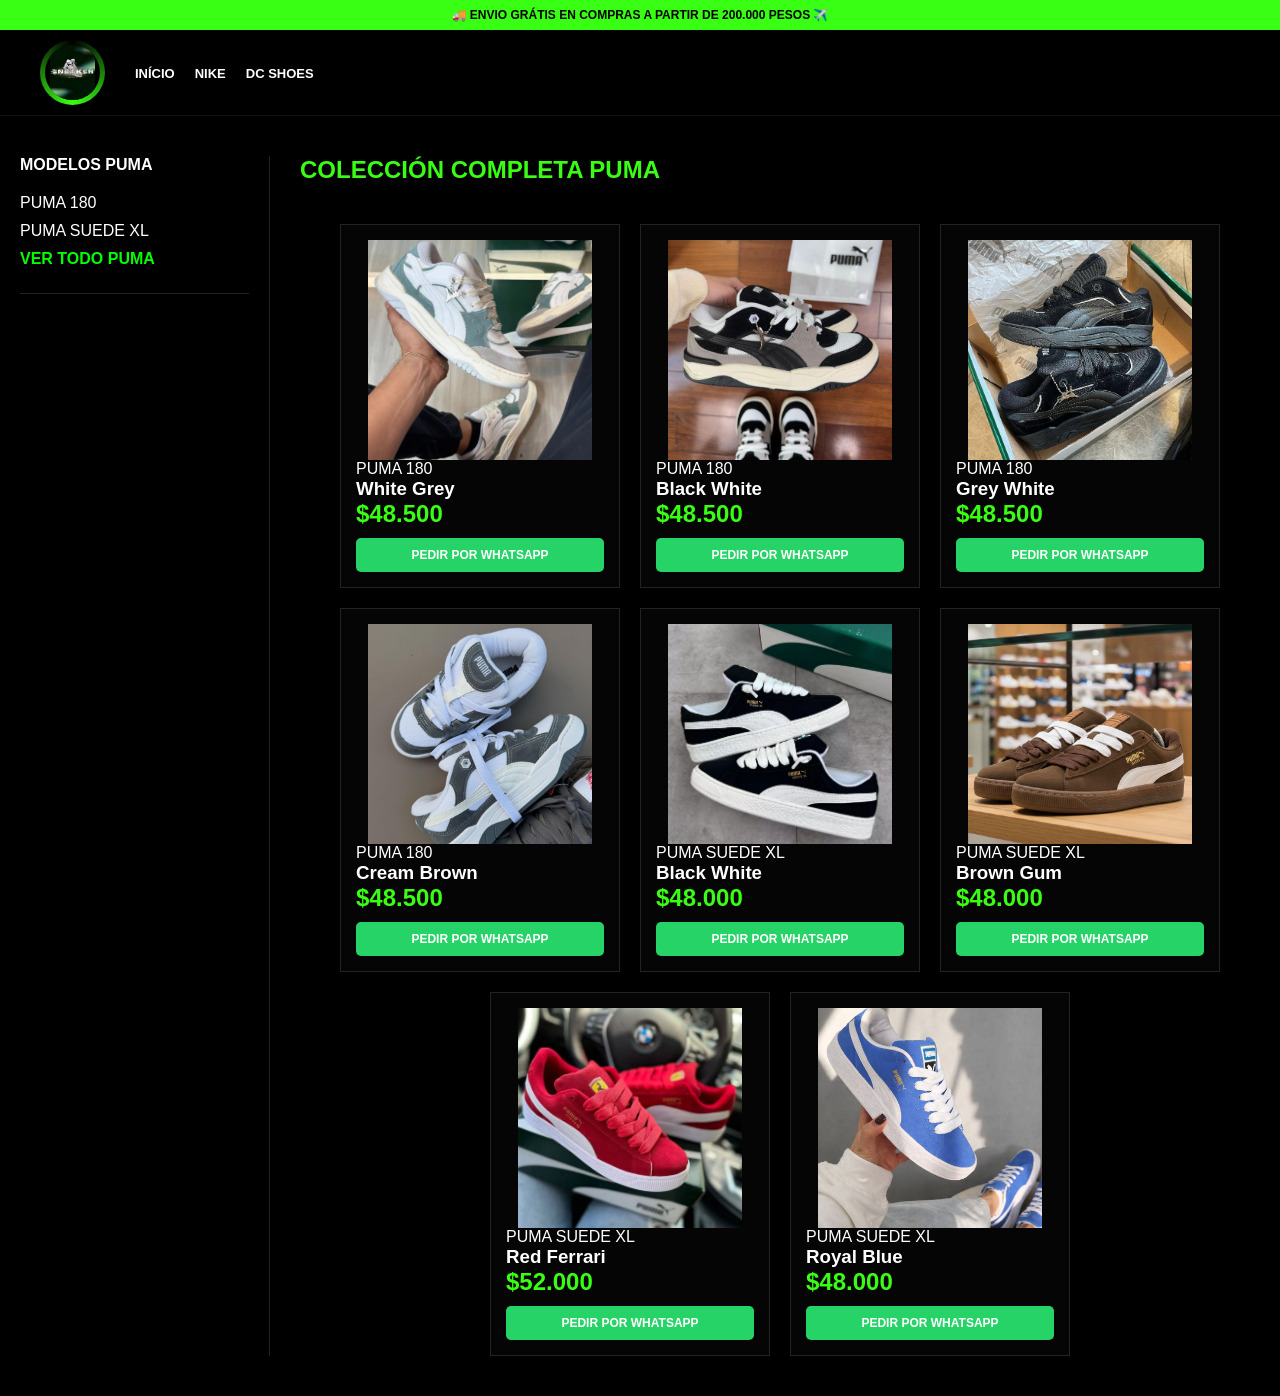
<file: CATALOGO-PUMA.html>
<!DOCTYPE html>
<html lang="es">
<head>
    <meta charset="UTF-8">
    <meta name="viewport" content="width=device-width, initial-scale=1.0">
    <title>Catálogo Completo Puma | SNEAKER POSADAS</title>
    <link rel="stylesheet" href="style.css">
</head>
<body>
    <div class="shipping-bar">
        🚚 ENVIO GRÁTIS EN COMPRAS A PARTIR DE 200.000 PESOS ✈️
    </div>

    <nav class="navbar">
        <div class="nav-main-content">
            <div class="logo-glow-wrapper">
                <div class="glow-ring"></div>
                <img src="logosneakerposadas.png" class="logo-static" alt="Logo">
            </div>
            <ul class="nav-menu">
                <li><a href="index.html">Início</a></li>
                <li><a href="index.html#seccion-nike">Nike</a></li>
                <li><a href="dc-shoes.html">DC Shoes</a></li>
            </ul>
        </div>
    </nav>

    <main class="category-layout-main">
        <aside class="sidebar-filters">
            <div class="filter-group">
                <h3>MODELOS PUMA</h3>
                <ul class="cat-list">
                    <li><a href="PUMA-180.html">PUMA 180</a></li>
                    <li><a href="PUMA-SUEDE-XL.html">PUMA SUEDE XL</a></li>
                    <li><a href="CATALOGO-PUMA.html" class="active">VER TODO PUMA</a></li>
                </ul>
            </div>
        </aside>

        <section class="products-content">
            <h2 class="titulo-seccion-verde">COLECCIÓN COMPLETA PUMA</h2>
            
            <div class="products-grid-compact"> 
                
                <div class="card-mini">
                    <div class="card-img-box">
                        <img src="WhatsApp Image 2026-04-23 at 23.50.12.jpeg" alt="Puma 180 White" class="img-front">
                    </div>
                    <div class="card-info">
                        <span class="cat">PUMA 180</span>
                        <h3>White Grey</h3>
                        <div class="price-box"><span class="p-new">$48.500</span></div>
                        <a href="https://wa.link/z6id75" target="_blank" class="btn-comprar-wa">PEDIR POR WHATSAPP</a>
                    </div>
                </div>

                <div class="card-mini">
                    <div class="card-img-box">
                        <img src="WhatsApp Image 2026-04-23 at 23.50.13.jpeg" alt="Puma 180 Black" class="img-front">
                    </div>
                    <div class="card-info">
                        <span class="cat">PUMA 180</span>
                        <h3>Black White</h3>
                        <div class="price-box"><span class="p-new">$48.500</span></div>
                        <a href="https://wa.link/z6id75" target="_blank" class="btn-comprar-wa">PEDIR POR WHATSAPP</a>
                    </div>
                </div>

                <div class="card-mini">
                    <div class="card-img-box">
                        <img src="WhatsApp Image 2026-04-23 at 23.50.13 (1).jpeg" alt="Puma 180 Grey" class="img-front">
                    </div>
                    <div class="card-info">
                        <span class="cat">PUMA 180</span>
                        <h3>Grey White</h3>
                        <div class="price-box"><span class="p-new">$48.500</span></div>
                        <a href="https://wa.link/z6id75" target="_blank" class="btn-comprar-wa">PEDIR POR WHATSAPP</a>
                    </div>
                </div>

                <div class="card-mini">
                    <div class="card-img-box">
                        <img src="WhatsApp Image 2026-04-23 at 23.50.13 (2).jpeg" alt="Puma 180 Cream" class="img-front">
                    </div>
                    <div class="card-info">
                        <span class="cat">PUMA 180</span>
                        <h3>Cream Brown</h3>
                        <div class="price-box"><span class="p-new">$48.500</span></div>
                        <a href="https://wa.link/z6id75" target="_blank" class="btn-comprar-wa">PEDIR POR WHATSAPP</a>
                    </div>
                </div>

                <div class="card-mini">
                    <div class="card-img-box">
                        <img src="WhatsApp Image 2026-04-23 at 11.36.27 PM (3).jpeg" alt="Puma Suede Black" class="img-front">
                    </div>
                    <div class="card-info">
                        <span class="cat">PUMA SUEDE XL</span>
                        <h3>Black White</h3>
                        <div class="price-box"><span class="p-new">$48.000</span></div>
                        <a href="https://wa.link/z6id75" target="_blank" class="btn-comprar-wa">PEDIR POR WHATSAPP</a>
                    </div>
                </div>

                <div class="card-mini">
                    <div class="card-img-box">
                        <img src="WhatsApp Image 2026-04-23 at 11.37.02 PM (1).jpeg" alt="Puma Suede Brown" class="img-front">
                    </div>
                    <div class="card-info">
                        <span class="cat">PUMA SUEDE XL</span>
                        <h3>Brown Gum</h3>
                        <div class="price-box"><span class="p-new">$48.000</span></div>
                        <a href="https://wa.link/z6id75" target="_blank" class="btn-comprar-wa">PEDIR POR WHATSAPP</a>
                    </div>
                </div>

                <div class="card-mini">
                    <div class="card-img-box">
                        <img src="WhatsApp Image 2026-04-23 at 11.36.28 PM.jpeg" alt="Puma Suede Red" class="img-front">
                    </div>
                    <div class="card-info">
                        <span class="cat">PUMA SUEDE XL</span>
                        <h3>Red Ferrari</h3>
                        <div class="price-box"><span class="p-new">$52.000</span></div>
                        <a href="https://wa.link/z6id75" target="_blank" class="btn-comprar-wa">PEDIR POR WHATSAPP</a>
                    </div>
                </div>

                <div class="card-mini">
                    <div class="card-img-box">
                        <img src="WhatsApp Image 2026-04-23 at 11.36.28 PM (1).jpeg" alt="Puma Suede Blue" class="img-front">
                    </div>
                    <div class="card-info">
                        <span class="cat">PUMA SUEDE XL</span>
                        <h3>Royal Blue</h3>
                        <div class="price-box"><span class="p-new">$48.000</span></div>
                        <a href="https://wa.link/z6id75" target="_blank" class="btn-comprar-wa">PEDIR POR WHATSAPP</a>
                    </div>
                </div>

            </div>
        </section>
    </main>

    <style>
        .btn-comprar-wa {
            display: block;
            background: #25d366;
            color: white !important;
            text-align: center;
            padding: 10px;
            margin-top: 10px;
            font-weight: bold;
            border-radius: 5px;
            text-decoration: none;
            font-size: 12px;
        }
        .cat-list li a.active { color: #00ff00 !important; font-weight: bold; }
        @media (max-width: 768px) {
            .category-layout-main { flex-direction: column; }
            .sidebar-filters { width: 100%; border-right: none; border-bottom: 1px solid #222; margin-bottom: 20px; }
            .card-mini { width: 100%; max-width: 300px; margin: 0 auto; }
        }
    </style>
</body>
</html>
</file>
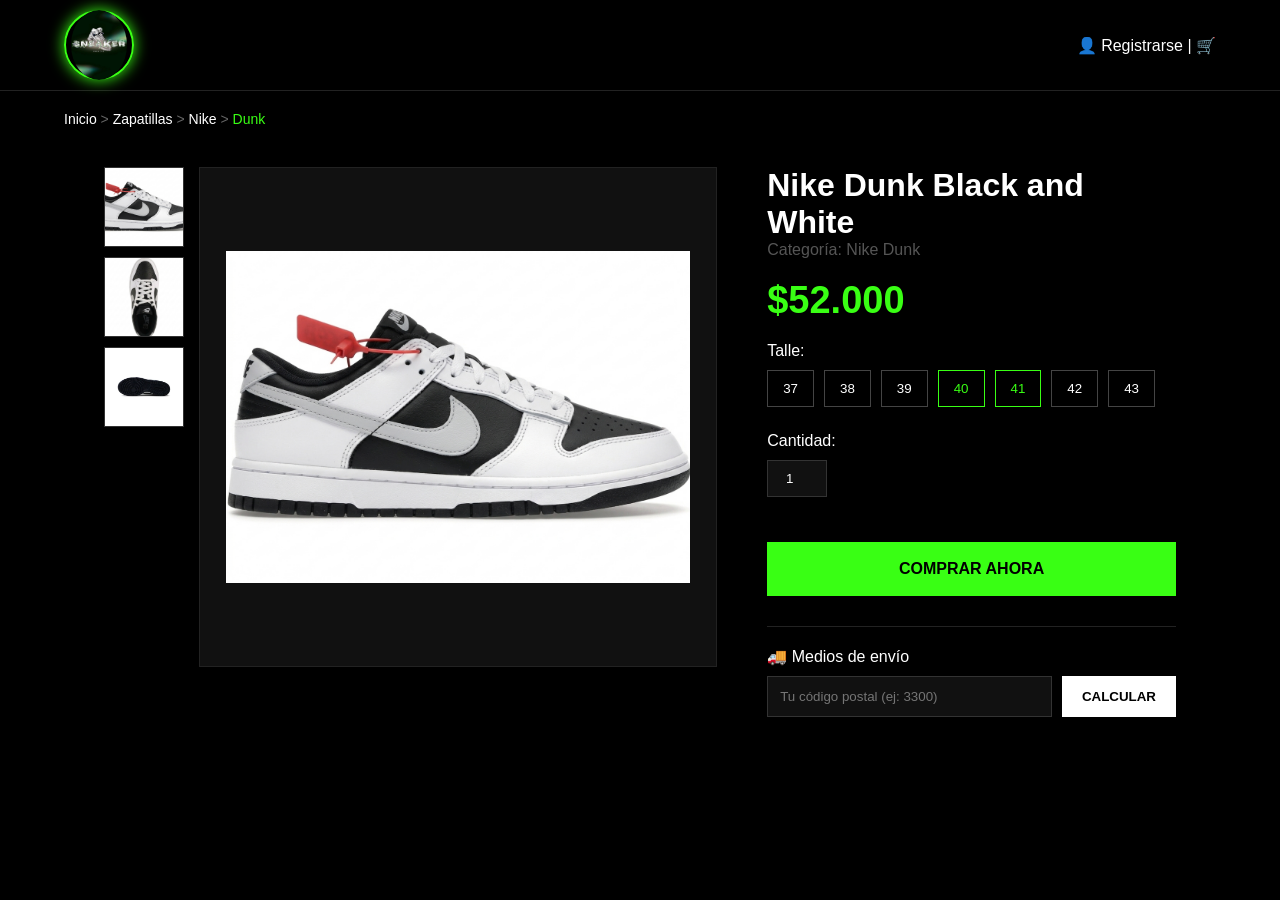
<file: nikedunkblackwhite.html>
<!DOCTYPE html>
<html lang="es">
<head>
    <meta charset="UTF-8">
    <meta name="viewport" content="width=device-width, initial-scale=1.0">
    <title>Nike Dunk Black and White | SNEAKER POSADAS</title>
    <link rel="stylesheet" href="style.css">
    <style>
        body { background-color: #000; color: white; margin: 0; font-family: sans-serif; }

        /* NAVBAR IGUAL AL INDEX */
        .navbar {
            display: flex; justify-content: space-between; align-items: center;
            padding: 10px 5%; border-bottom: 1px solid #222; background: #000;
        }
        .logo-wrapper { 
            position: relative; width: 70px; height: 70px; 
            display: flex; align-items: center; justify-content: center; cursor: pointer;
        }
        .logo-glow {
            position: absolute; width: 100%; height: 100%;
            border-radius: 50%; border: 2px solid #39FF14; box-shadow: 0 0 15px #39FF14;
        }
        .logo-img { width: 80%; z-index: 2; border-radius: 50%; }

        /* LAYOUT DE PRODUCTO (ESTILO MYR) */
        .product-page { display: flex; padding: 40px 5%; gap: 50px; max-width: 1200px; margin: auto; }

        /* Columna Izquierda: Galería */
        .gallery-container { display: flex; gap: 15px; flex: 1.5; }
        .thumbnails { display: flex; flex-direction: column; gap: 10px; }
        .thumbnails img { 
            width: 80px; height: 80px; object-fit: cover; border: 1px solid #333; cursor: pointer; 
        }
        .thumbnails img:hover { border-color: #39FF14; }

        .main-image { 
            flex: 1; background: #111; border: 1px solid #222; 
            display: flex; align-items: center; justify-content: center; 
            height: 500px; overflow: hidden; position: relative;
        }
        .main-image img { 
            max-width: 90%; transition: transform 0.5s ease; cursor: zoom-in; 
        }
        .main-image:hover img { transform: scale(1.3); } /* EFECTO ZOOM */

        /* Columna Derecha: Info */
        .details { flex: 1; }
        .price { color: #39FF14; font-size: 38px; font-weight: bold; margin: 20px 0; }

        .selector-group { margin-bottom: 25px; }
        .size-options { display: flex; gap: 10px; margin-top: 10px; }
        .size-btn { 
            background: transparent; border: 1px solid #444; color: white; 
            padding: 10px 15px; cursor: pointer; min-width: 45px;
        }
        .size-btn.active, .size-btn:hover { border-color: #39FF14; color: #39FF14; }

        .qty-input {
            background: #111; border: 1px solid #333; color: white;
            padding: 10px; width: 60px; text-align: center; margin-top: 10px;
        }

        .buy-now { 
            background: #39FF14; color: black; border: none; padding: 18px; 
            width: 100%; font-weight: bold; cursor: pointer; font-size: 16px; margin-top: 20px;
        }

        /* Envío Correo Argentino */
        .shipping-calc { 
            margin-top: 30px; border-top: 1px solid #222; padding-top: 20px; 
        }
        .zip-row { display: flex; gap: 10px; margin-top: 10px; }
        .zip-row input { 
            flex: 1; padding: 12px; background: #111; border: 1px solid #333; color: white; 
        }
        .zip-btn { background: white; color: black; border: none; padding: 0 20px; font-weight: bold; cursor: pointer; }
        
        .shipping-info { 
            margin-top: 15px; background: #0a0a0a; padding: 15px; border-radius: 5px; display: none;
            border-left: 4px solid #39FF14; font-size: 14px;
        }
    </style>
</head>
<body>

    <nav class="navbar">
        <div class="logo-wrapper" onclick="window.location.href='index.html'">
            <div class="logo-glow"></div>
            <img src="logosneakerposadas.png" class="logo-img">
        </div>
        <div class="nav-right">
            <span>👤 Registrarse</span> | 🛒
        </div>
    </nav>

    <div style="padding: 20px 5% 0 5%; font-size: 14px; color: #666;">
        <a href="index.html" style="color: #666; text-decoration: none;">Inicio</a> > 
        <a href="productos.html" style="color: #666; text-decoration: none;">Zapatillas</a> > 
        <a href="productos.html" style="color: #666; text-decoration: none;">Nike</a> > 
        <span style="color: #39FF14;">Dunk</span>
    </div>

    <main class="product-page">
        <div class="gallery-container">
            <div class="thumbnails">
                <img src="nikedunk.blackwhite1.png" onclick="updateMain(this.src)">
                <img src="nikedunkblackandwhite2.png" onclick="updateMain(this.src)">
                <img src="ninkdunkblackwhite-suelas.png.webp" onclick="updateMain(this.src)">
            </div>
            <div class="main-image">
                <img src="nikedunk.blackwhite1.png" id="main-view">
            </div>
        </div>

        <div class="details">
            <h1 style="margin:0; font-size: 32px;">Nike Dunk Black and White</h1>
            <p style="color:#555;">Categoría: Nike Dunk</p>
            <div class="price">$52.000</div>

            <div class="selector-group">
                <label>Talle:</label>
                <div class="size-options">
                    <button class="size-btn">37</button>
                    <button class="size-btn">38</button>
                     <button class="size-btn">39</button>
                    <button class="size-btn active">40</button>
                    <button class="size-btn active">41</button>
                    <button class="size-btn">42</button>
                    <button class="size-btn">43</button>
                </div>
            </div>

            <div class="selector-group">
                <label>Cantidad:</label><br>
                <input type="number" value="1" min="1" class="qty-input">
            </div>

            <button class="buy-now" onclick="alert('¡Producto añadido!')">COMPRAR AHORA</button>

            <div class="shipping-calc">
                <p>🚚 Medios de envío</p>
                <div class="zip-row">
                    <input type="text" id="cp-input" placeholder="Tu código postal (ej: 3300)">
                    <button class="zip-btn" onclick="showShipping()">CALCULAR</button>
                </div>
                <div id="shipping-result" class="shipping-info">
                    <p>📦 <strong>Correo Argentino a domicilio:</strong> $3.300</p>
                    <p>📦 <strong>Retiro en sucursal Correo:</strong> $2.100</p>
                    <p style="color: #39FF14; font-size: 12px;">Llega entre 3 y 5 días hábiles.</p>
                </div>
            </div>
        </div>
    </main>

    <script>
        function updateMain(src) { document.getElementById('main-view').src = src; }
        function showShipping() { document.getElementById('shipping-result').style.display = 'block'; }

        // Script para activar botones de talle
        const btns = document.querySelectorAll('.size-btn');
        btns.forEach(btn => {
            btn.addEventListener('click', () => {
                btns.forEach(b => b.classList.remove('active'));
                btn.classList.add('active');
            });
        });
    </script>
</body>
</html>
</file>
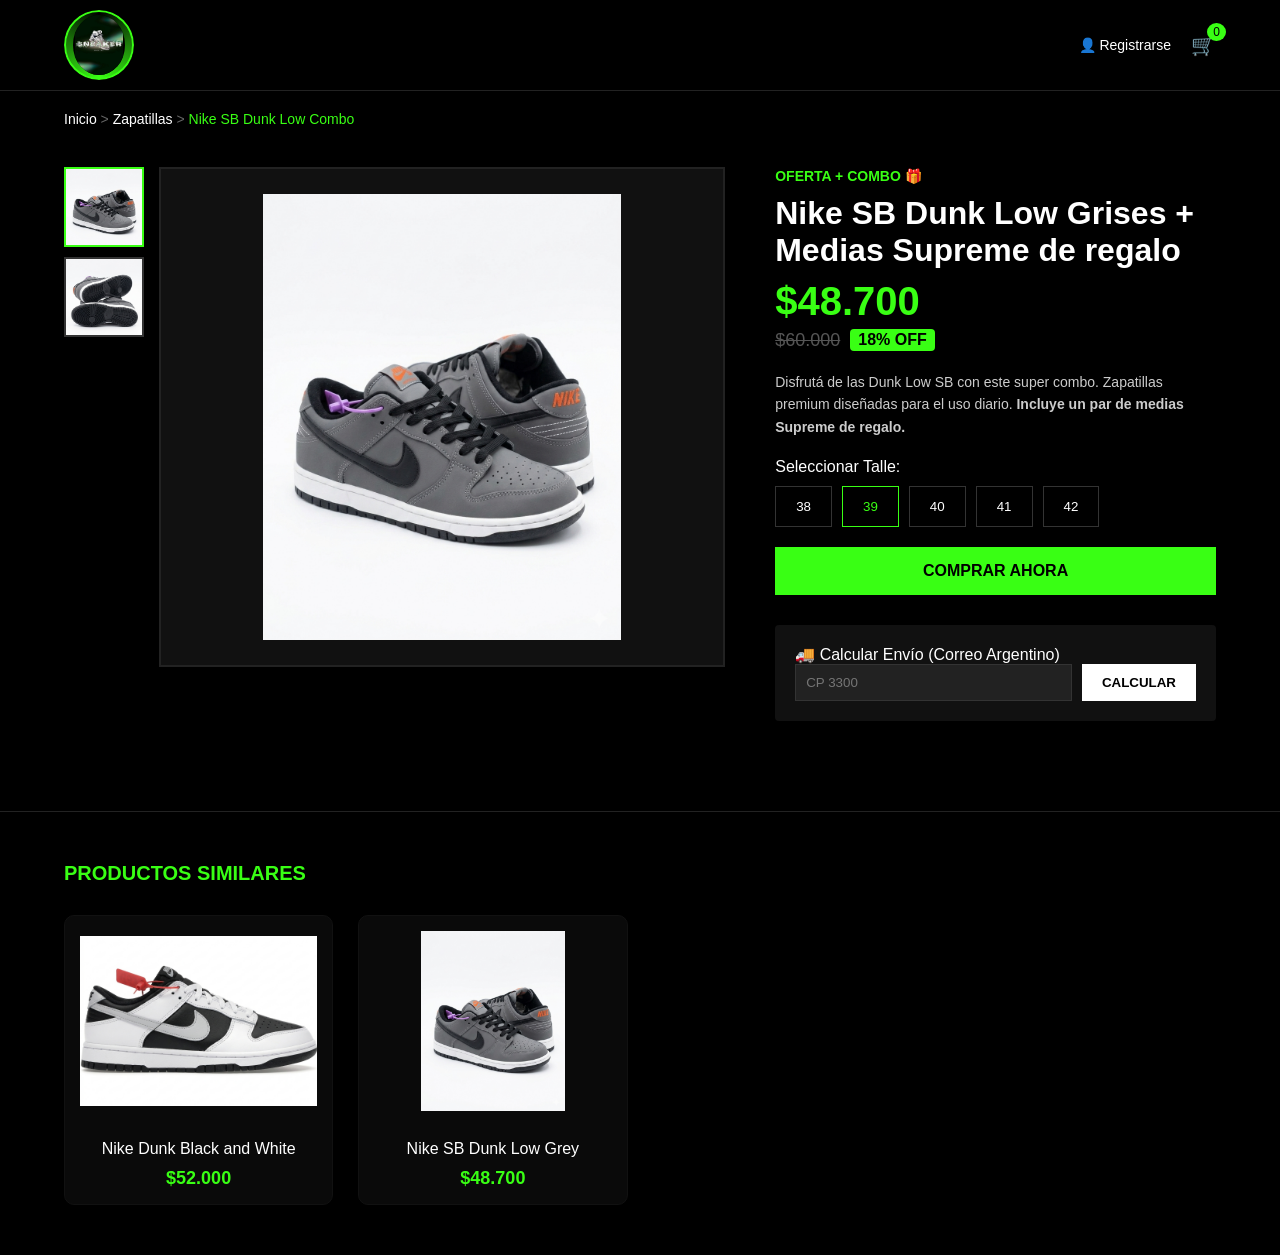
<file: producto.html>
<!DOCTYPE html>
<html lang="es">
<head>
    <meta charset="UTF-8">
    <meta name="viewport" content="width=device-width, initial-scale=1.0">
    <title>Nike SB Dunk Low | SNEAKER POSADAS</title>
    <link rel="stylesheet" href="style.css">
    <style>
        /* --- ESTILOS ESPECÍFICOS INTEGRADOS --- */
        body { background-color: #000; color: white; margin: 0; font-family: sans-serif; }

        /* NAVBAR ESTILO INDEX */
        .navbar {
            display: flex; justify-content: space-between; align-items: center;
            padding: 10px 5%; border-bottom: 1px solid #222; background: #000;
        }
        .logo-glow-wrapper {
            position: relative; width: 70px; height: 70px;
            display: flex; align-items: center; justify-content: center; cursor: pointer;
        }
        .glow-ring {
            position: absolute; width: 100%; height: 100%;
            border-radius: 50%; border: 2px solid #39FF14; box-shadow: 0 0 15px #39FF14;
        }
        .logo-static { width: 75%; z-index: 2; border-radius: 50%; }

        .nav-icons { display: flex; gap: 20px; align-items: center; }
        .user-link { color: #39FF14; text-decoration: none; display: flex; align-items: center; gap: 8px; font-size: 14px; }

        /* Layout Principal del Producto - CORRECCIÓN ALINEACIÓN */
        .product-page-section { padding: 40px 5%; max-width: 1300px; margin: 0 auto; }
        .product-layout { display: flex; gap: 50px; flex-wrap: wrap; align-items: flex-start; }

        /* Galería de Imágenes */
        .gallery-container { display: flex; gap: 15px; flex: 1.5; min-width: 300px; align-items: flex-start; }
        .thumbnails { display: flex; flex-direction: column; gap: 10px; }
        .thumbnails img {
            width: 80px; height: 80px; object-fit: cover;
            border: 2px solid #333; cursor: pointer; transition: 0.3s;
        }
        .thumbnails img.active-thumb { border-color: #39FF14; }

        .main-view {
            flex: 1; border: 2px solid #222; background: #111;
            display: flex; align-items: center; justify-content: center;
            height: 500px; overflow: hidden; position: relative;
        }
        .main-view img { 
            max-width: 90%; max-height: 90%; object-fit: contain; 
            transition: transform 0.5s ease; cursor: zoom-in;
        }
        .main-view:hover img { transform: scale(1.2); }

        /* Información y Compra */
        .info-container { flex: 1; min-width: 300px; }
        .category-tag { color: #39FF14; font-size: 14px; font-weight: bold; }
        .product-title { font-size: 32px; margin: 10px 0; font-weight: 800; }
        .price-new { color: #39FF14; font-size: 40px; font-weight: 800; }
        .price-old { text-decoration: line-through; color: #555; font-size: 18px; }
        .discount-tag { background: #39FF14; color: black; padding: 2px 8px; font-weight: bold; border-radius: 4px; }

        .size-grid { display: flex; gap: 10px; flex-wrap: wrap; margin-top: 10px; }
        .talle-btn {
            background: transparent; border: 1px solid #333; color: white;
            padding: 12px 20px; cursor: pointer; transition: 0.3s;
        }
        .talle-btn.active { border-color: #39FF14; color: #39FF14; }

        .btn-add-cart {
            background: #39FF14; color: black; border: none; padding: 15px 40px;
            font-weight: bold; font-size: 16px; width: 100%; cursor: pointer; margin-top: 20px;
        }

        .shipping-calc { margin-top: 30px; background: #111; padding: 20px; border-radius: 4px; }

        /* --- SECCIÓN PRODUCTOS SIMILARES --- */
        .similar-section { padding: 50px 5%; border-top: 1px solid #222; margin-top: 50px; }
        .similar-title { color: #39FF14; text-transform: uppercase; margin-bottom: 30px; font-size: 20px; }
        .similar-grid { display: grid; grid-template-columns: repeat(auto-fill, minmax(250px, 1fr)); gap: 25px; }
        .similar-card { 
            background: #0a0a0a; border-radius: 10px; padding: 15px; 
            text-decoration: none; color: white; border: 1px solid #111; transition: 0.3s;
            text-align: center;
        }
        .similar-card:hover { border-color: #39FF14; transform: translateY(-5px); }
        .similar-card img { width: 100%; height: 180px; object-fit: contain; margin-bottom: 15px; }
        .similar-card h3 { font-size: 16px; margin: 10px 0; font-weight: normal; }
        .similar-price { color: #39FF14; font-weight: bold; font-size: 18px; }
    </style>
</head>
<body>

    <nav class="navbar">
        <div class="logo-glow-wrapper" onclick="window.location.href='index.html'">
            <div class="glow-ring"></div>
            <img src="logosneakerposadas.png" class="logo-static" alt="Logo">
        </div>

        <div class="nav-icons">
            <a href="#" class="user-link">👤 Registrarse</a>
            <div style="position: relative; cursor: pointer; font-size: 20px;">
                🛒 <span style="background: #39FF14; color: black; border-radius: 50%; padding: 2px 6px; font-size: 12px; position: absolute; top: -10px; right: -10px;">0</span>
            </div>
        </div>
    </nav>

    <div style="padding: 20px 5% 0 5%; font-size: 14px; color: #666;">
        <a href="index.html" style="color: #666; text-decoration: none;">Inicio</a> > 
        <a href="productos.html" style="color: #666; text-decoration: none;">Zapatillas</a> > 
        <span style="color: #39FF14;">Nike SB Dunk Low Combo</span>
    </div>

    <section class="product-page-section">
        <div class="product-layout">
            
            <div class="gallery-container">
                <div class="thumbnails">
                    <img src="nikedunklow.png" alt="Vista 1" class="active-thumb" onclick="changeImage(this.src, this)">
                    <img src="nikedunklow-suelas.png" alt="Vista 2" onclick="changeImage(this.src, this)">
                </div>
                <div class="main-view">
                    <img src="nikedunklow.png" id="main-product-img" alt="Nike SB Dunk Low">
                </div>
            </div>

            <div class="info-container">
                <span class="category-tag">OFERTA + COMBO 🎁</span>
                <h1 class="product-title">Nike SB Dunk Low Grises + Medias Supreme de regalo</h1>
                
                <div class="price-block">
                    <span class="price-new">$48.700</span>
                    <div style="display:flex; align-items:center; gap:10px; margin-top:5px;">
                        <span class="price-old">$60.000</span>
                        <span class="discount-tag">18% OFF</span>
                    </div>
                </div>

                <div style="margin: 20px 0; color: #ccc; font-size: 14px; line-height: 1.6;">
                    Disfrutá de las Dunk Low SB con este super combo. Zapatillas premium diseñadas para el uso diario. <strong>Incluye un par de medias Supreme de regalo.</strong>
                </div>

                <div class="size-box">
                    <p>Seleccionar Talle:</p>
                    <div class="size-grid">
                        <button class="talle-btn">38</button>
                        <button class="talle-btn active">39</button>
                        <button class="talle-btn">40</button>
                        <button class="talle-btn">41</button>
                        <button class="talle-btn">42</button>
                    </div>
                </div>

                <button class="btn-add-cart" onclick="addToCart()">COMPRAR AHORA</button>

                <div class="shipping-calc">
                    <p style="margin-top: 0;">🚚 Calcular Envío (Correo Argentino)</p>
                    <div style="display: flex; gap: 10px;">
                        <input type="text" placeholder="CP 3300" style="padding: 10px; flex: 1; background: #222; border: 1px solid #333; color: white;">
                        <button style="padding: 10px 20px; background: white; border: none; font-weight: bold; cursor: pointer;">CALCULAR</button>
                    </div>
                </div>
            </div>
        </div>
    </section>

    <section class="similar-section">
        <h2 class="similar-title">Productos Similares</h2>
        <div class="similar-grid">
            
            <a href="nikedunkblackwhite.html" class="similar-card">
                <img src="nikedunk.blackwhite1.png" alt="Nike BW">
                <h3>Nike Dunk Black and White</h3>
                <span class="similar-price">$52.000</span>
            </a>

            <a href="producto.html" class="similar-card">
                <img src="nikedunklow.png" alt="Nike Grey">
                <h3>Nike SB Dunk Low Grey</h3>
                <span class="similar-price">$48.700</span>
            </a>

        </div>
    </section>

    <script>
        function changeImage(src, thumbElement) {
            document.getElementById('main-product-img').src = src;
            const thumbs = document.querySelectorAll('.thumbnails img');
            thumbs.forEach(thumb => thumb.classList.remove('active-thumb'));
            thumbElement.classList.add('active-thumb');
        }

        const talleBtns = document.querySelectorAll('.talle-btn');
        talleBtns.forEach(btn => {
            btn.addEventListener('click', () => {
                talleBtns.forEach(b => b.classList.remove('active'));
                btn.classList.add('active');
            });
        });

        function addToCart() {
            alert("Producto agregado al carrito.");
        }
    </script>
</body>
</html>
</file>
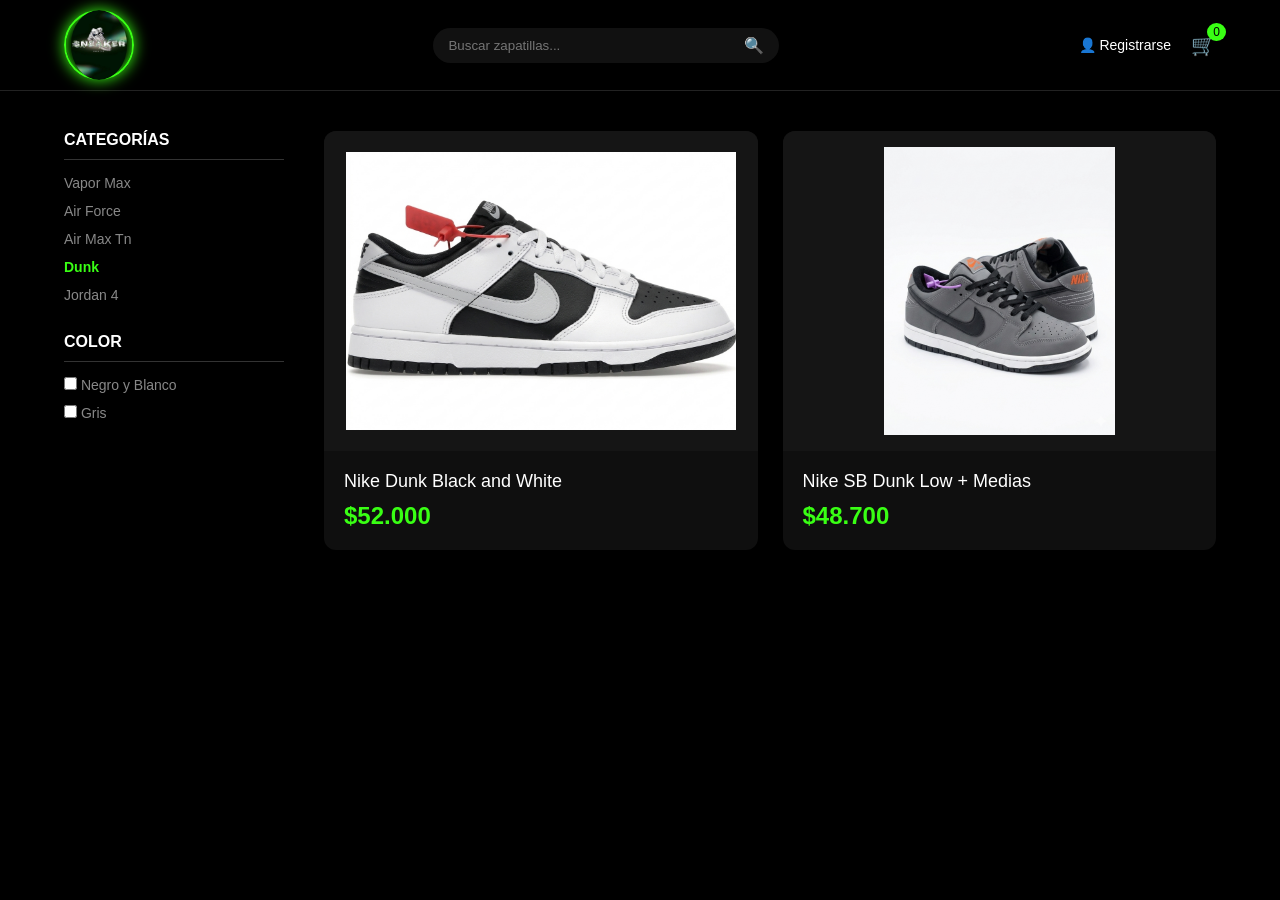
<file: productos.html>
<!DOCTYPE html>
<html lang="es">
<head>
    <meta charset="UTF-8">
    <meta name="viewport" content="width=device-width, initial-scale=1.0">
    <title>SNEAKER POSADAS | Nike</title>
    <link rel="stylesheet" href="style.css">
    <style>
        /* Estilos base para mantener la estética de Sneaker Posadas */
        body { background-color: #000; color: white; margin: 0; font-family: sans-serif; }

        /* NAVBAR - LOGO CIRCULAR LED MEJORADO */
        .navbar {
            display: flex; justify-content: space-between; align-items: center;
            padding: 10px 5%; border-bottom: 1px solid #222; background: #000;
        }
        .logo-wrapper { 
            position: relative; 
            width: 70px; /* Un poco más grande para el LED */
            height: 70px; 
            cursor: pointer;
            display: flex;
            align-items: center;
            justify-content: center;
        }
        .logo-glow {
            position: absolute; 
            width: 100%; 
            height: 100%;
            border-radius: 50%; 
            border: 2px solid #39FF14; 
            box-shadow: 0 0 15px #39FF14, inset 0 0 10px #39FF14; /* Más efecto neón */
        }
        .logo-img { 
            width: 80%; /* Imagen más pequeña adentro para que se vea el LED circular */
            border-radius: 50%; 
            position: relative; 
            z-index: 2; 
        }

        .search-bar { background: #111; padding: 8px 15px; border-radius: 20px; width: 30%; display: flex; }
        .search-bar input { background: transparent; border: none; color: white; width: 100%; outline: none; }

        .nav-right { display: flex; gap: 20px; align-items: center; }
        .user-btn { color: white; text-decoration: none; font-size: 14px; }
        .cart-btn { color: #39FF14; text-decoration: none; position: relative; }

        /* MAIN LAYOUT CON SIDEBAR IZQUIERDA */
        .main-container { display: flex; padding: 40px 5%; gap: 40px; }
        
        /* SIDEBAR ESTILO REFERENCIA */
        .sidebar { width: 220px; flex-shrink: 0; }
        .sidebar-section { margin-bottom: 30px; }
        .sidebar-section h3 { 
            font-size: 16px; 
            color: #fff; 
            text-transform: uppercase;
            border-bottom: 1px solid #333; 
            padding-bottom: 10px; 
            margin-bottom: 15px; 
        }
        .sidebar-list { list-style: none; padding: 0; margin: 0; }
        .sidebar-list li { 
            margin-bottom: 12px; 
            font-size: 14px; 
            color: #888; 
            cursor: pointer; 
            transition: 0.3s; 
        }
        .sidebar-list li:hover, .sidebar-list li.active { color: #39FF14; }

        /* GRILLA DE PRODUCTOS */
        .products-grid { display: grid; grid-template-columns: repeat(2, 1fr); gap: 25px; flex-grow: 1; }

        /* TARJETA DE PRODUCTO */
        .product-card {
            background: #0f0f0f; border-radius: 12px; overflow: hidden;
            text-decoration: none; color: white; transition: 0.3s;
            display: block;
        }
        
        .img-container {
            position: relative;
            width: 100%;
            height: 320px; /* Ajuste leve para simetría */
            background: #151515;
            display: flex;
            align-items: center;
            justify-content: center;
            overflow: hidden;
        }

        .img-container img {
            max-width: 90%;
            max-height: 90%;
            object-fit: contain;
            position: absolute;
            transition: opacity 0.4s ease;
        }

        /* Efecto Hover */
        .img-hover { opacity: 0; }
        .product-card:hover .img-main { opacity: 0; }
        .product-card:hover .img-hover { opacity: 1; }

        .product-info { padding: 20px; }
        .product-info h3 { font-size: 18px; margin: 0 0 10px 0; font-weight: normal; }
        .price { color: #39FF14; font-size: 24px; font-weight: bold; }
        
        .tag-promo {
            position: absolute; top: 15px; left: 15px;
            background: #39FF14; color: black; font-weight: bold;
            font-size: 11px; padding: 5px 10px; z-index: 5;
            border-radius: 4px;
        }
    </style>
</head>
<body>

    <nav class="navbar">
        <div class="logo-wrapper" onclick="window.location.href='index.html'">
            <div class="logo-glow"></div>
            <img src="logosneakerposadas.png" class="logo-img">
        </div>
        <div class="search-bar">
            <input type="text" placeholder="Buscar zapatillas...">
            <span>🔍</span>
        </div>
        <div class="nav-right">
            <a href="#" class="user-btn">👤 Registrarse</a>
            <a href="#" class="cart-btn" style="font-size: 20px;">🛒 <span style="background:#39FF14; color:#000; border-radius:50%; padding:2px 6px; font-size:12px; position:absolute; top:-10px; right:-10px;">0</span></a>
        </div>
    </nav>

    <div class="main-container">
        <aside class="sidebar">
            <div class="sidebar-section">
                <h3>CATEGORÍAS</h3>
                <ul class="sidebar-list">
                    <li>Vapor Max</li>
                    <li>Air Force</li>
                    <li>Air Max Tn</li>
                    <li class="active" style="color: #39FF14; font-weight: bold;">Dunk</li>
                    <li>Jordan 4</li>
                </ul>
            </div>
            <div class="sidebar-section">
                <h3>COLOR</h3>
                <ul class="sidebar-list">
                    <li><input type="checkbox"> Negro y Blanco</li>
                    <li><input type="checkbox"> Gris</li>
                </ul>
            </div>
        </aside>

        <main class="products-grid">
            
            <a href="nikedunkblackwhite.html" class="product-card">
                <div class="img-container">
                    <img src="nikedunk.blackwhite1.png" class="img-main">
                    <img src="nikedunkblackandwhite2.png" class="img-hover">
                </div>
                <div class="product-info">
                    <h3>Nike Dunk Black and White</h3>
                    <div class="price">$52.000</div>
                </div>
            </a>

            <a href="producto.html" class="product-card">
                <div class="tag-promo">OFERTA + COMBO 🎁</div>
                <div class="img-container">
                    <img src="nikedunklow.png" class="img-main">
                    <img src="nikedunklow-suelas.png" class="img-hover">
                </div>
                <div class="product-info">
                    <h3>Nike SB Dunk Low + Medias</h3>
                    <div class="price">$48.700</div>
                </div>
            </a>

        </main>
    </div>

</body>
</html>
</file>
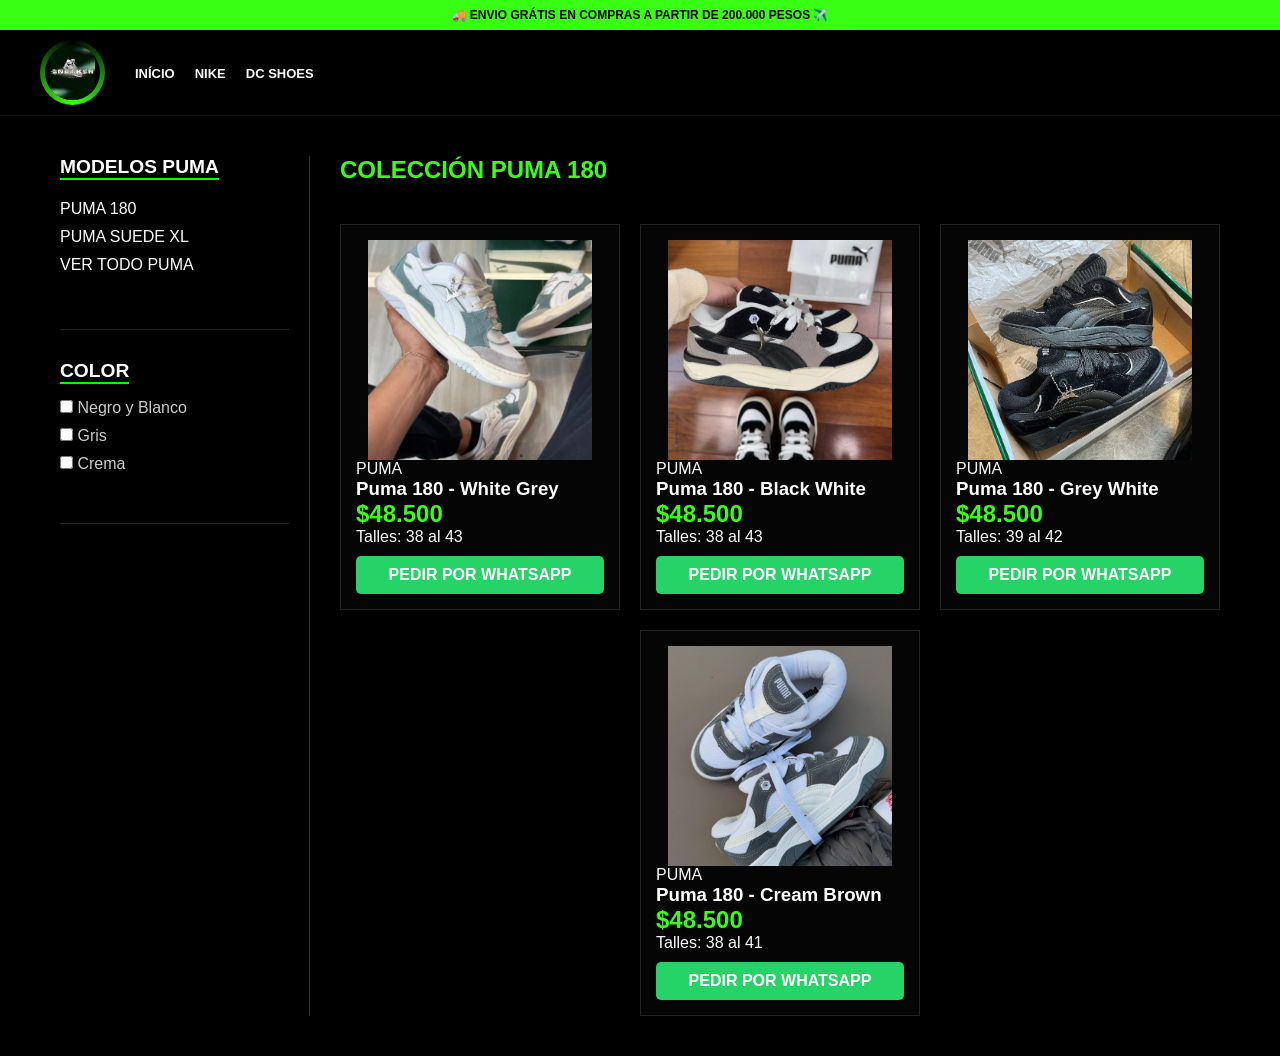
<file: PUMA-180.html>
<!DOCTYPE html>
<html lang="es">
<head>
    <meta charset="UTF-8">
    <meta name="viewport" content="width=device-width, initial-scale=1.0">
    <title>PUMA 180 | SNEAKER POSADAS</title>
    <link rel="stylesheet" href="style.css">
</head>
<body>
    <div class="shipping-bar">
        🚚 ENVIO GRÁTIS EN COMPRAS A PARTIR DE 200.000 PESOS ✈️
    </div>

    <nav class="navbar">
        <div class="nav-main-content">
            <div class="logo-glow-wrapper">
                <div class="glow-ring"></div>
                <img src="logosneakerposadas.png" class="logo-static" alt="Logo">
            </div>
            <ul class="nav-menu">
                <li><a href="index.html">Início</a></li>
                <li><a href="index.html#seccion-nike">Nike</a></li>
                <li><a href="dc-shoes.html">DC Shoes</a></li>
            </ul>
        </div>
    </nav>

    <main class="category-layout-main">
        
        <aside class="sidebar-filters">
            <div class="filter-group">
                <h3>MODELOS PUMA</h3>
                <ul class="cat-list">
                    <li><a href="PUMA-180.html" class="active">PUMA 180</a></li>
                    <li><a href="PUMA-SUEDE-XL.html">PUMA SUEDE XL</a></li>
                    <li><a href="CATALOGO-PUMA.html">VER TODO PUMA</a></li>
                </ul>
            </div>

            <div class="filter-group">
                <h3>COLOR</h3>
                <ul class="color-filters">
                    <li><label><input type="checkbox"> Negro y Blanco</label></li>
                    <li><label><input type="checkbox"> Gris</label></li>
                    <li><label><input type="checkbox"> Crema</label></li>
                </ul>
            </div>
        </aside>

        <section class="products-content">
            <h2 class="titulo-seccion-verde">COLECCIÓN PUMA 180</h2>
            
            <div class="products-grid-compact"> 
                
                <div class="card-mini">
                    <div class="card-img-box">
                        <img src="WhatsApp Image 2026-04-23 at 23.50.12.jpeg" alt="Puma 180 White Grey" class="img-front">
                    </div>
                    <div class="card-info">
                        <span class="cat">PUMA</span>
                        <h3>Puma 180 - White Grey</h3>
                        <div class="price-box"><span class="p-new">$48.500</span></div>
                        <p class="talles">Talles: 38 al 43</p>
                        <a href="https://wa.link/z6id75" target="_blank" class="btn-comprar-wa">PEDIR POR WHATSAPP</a>
                    </div>
                </div>

                <div class="card-mini">
                    <div class="card-img-box">
                        <img src="WhatsApp Image 2026-04-23 at 23.50.13.jpeg" alt="Puma 180 Black White" class="img-front">
                    </div>
                    <div class="card-info">
                        <span class="cat">PUMA</span>
                        <h3>Puma 180 - Black White</h3>
                        <div class="price-box"><span class="p-new">$48.500</span></div>
                        <p class="talles">Talles: 38 al 43</p>
                        <a href="https://wa.link/z6id75" target="_blank" class="btn-comprar-wa">PEDIR POR WHATSAPP</a>
                    </div>
                </div>

                <div class="card-mini">
                    <div class="card-img-box">
                        <img src="WhatsApp Image 2026-04-23 at 23.50.13 (1).jpeg" alt="Puma 180 Grey White" class="img-front">
                    </div>
                    <div class="card-info">
                        <span class="cat">PUMA</span>
                        <h3>Puma 180 - Grey White</h3>
                        <div class="price-box"><span class="p-new">$48.500</span></div>
                        <p class="talles">Talles: 39 al 42</p>
                        <a href="https://wa.link/z6id75" target="_blank" class="btn-comprar-wa">PEDIR POR WHATSAPP</a>
                    </div>
                </div>

                <div class="card-mini">
                    <div class="card-img-box">
                        <img src="WhatsApp Image 2026-04-23 at 23.50.13 (2).jpeg" alt="Puma 180 Cream Brown" class="img-front">
                    </div>
                    <div class="card-info">
                        <span class="cat">PUMA</span>
                        <h3>Puma 180 - Cream Brown</h3>
                        <div class="price-box"><span class="p-new">$48.500</span></div>
                        <p class="talles">Talles: 38 al 41</p>
                        <a href="https://wa.link/z6id75" target="_blank" class="btn-comprar-wa">PEDIR POR WHATSAPP</a>
                    </div>
                </div>

            </div>
        </section>
    </main>

    <style>
        /* Estilos para arreglar el layout */
        .category-layout-main {
            display: flex;
            max-width: 1200px;
            margin: 20px auto;
            padding: 20px;
            gap: 30px;
        }

        .sidebar-filters {
            width: 250px;
            flex-shrink: 0;
            border-right: 1px solid #333;
            padding-right: 20px;
        }

        .products-content {
            flex-grow: 1;
        }

        .filter-group h3 {
            color: #fff;
            font-size: 1.2rem;
            margin-bottom: 15px;
            border-bottom: 2px solid #00ff00;
            display: inline-block;
        }

        .cat-list, .color-filters {
            list-style: none;
            padding: 0;
            margin-bottom: 30px;
        }

        .cat-list li a {
            color: #aaa;
            text-decoration: none;
            display: block;
            padding: 5px 0;
            transition: 0.3s;
        }

        .cat-list li a.active, .cat-list li a:hover {
            color: #00ff00;
        }

        .color-filters li {
            color: #ccc;
            margin-bottom: 10px;
        }

        .btn-comprar-wa {
            display: block;
            background: #25d366;
            color: white !important;
            text-align: center;
            padding: 10px;
            margin-top: 10px;
            font-weight: bold;
            border-radius: 5px;
            text-decoration: none;
        }

        @media (max-width: 768px) {
            .category-layout-main { flex-direction: column; }
            .sidebar-filters { width: 100%; border-right: none; }
        }
    </style>
</body>
</html>
</file>
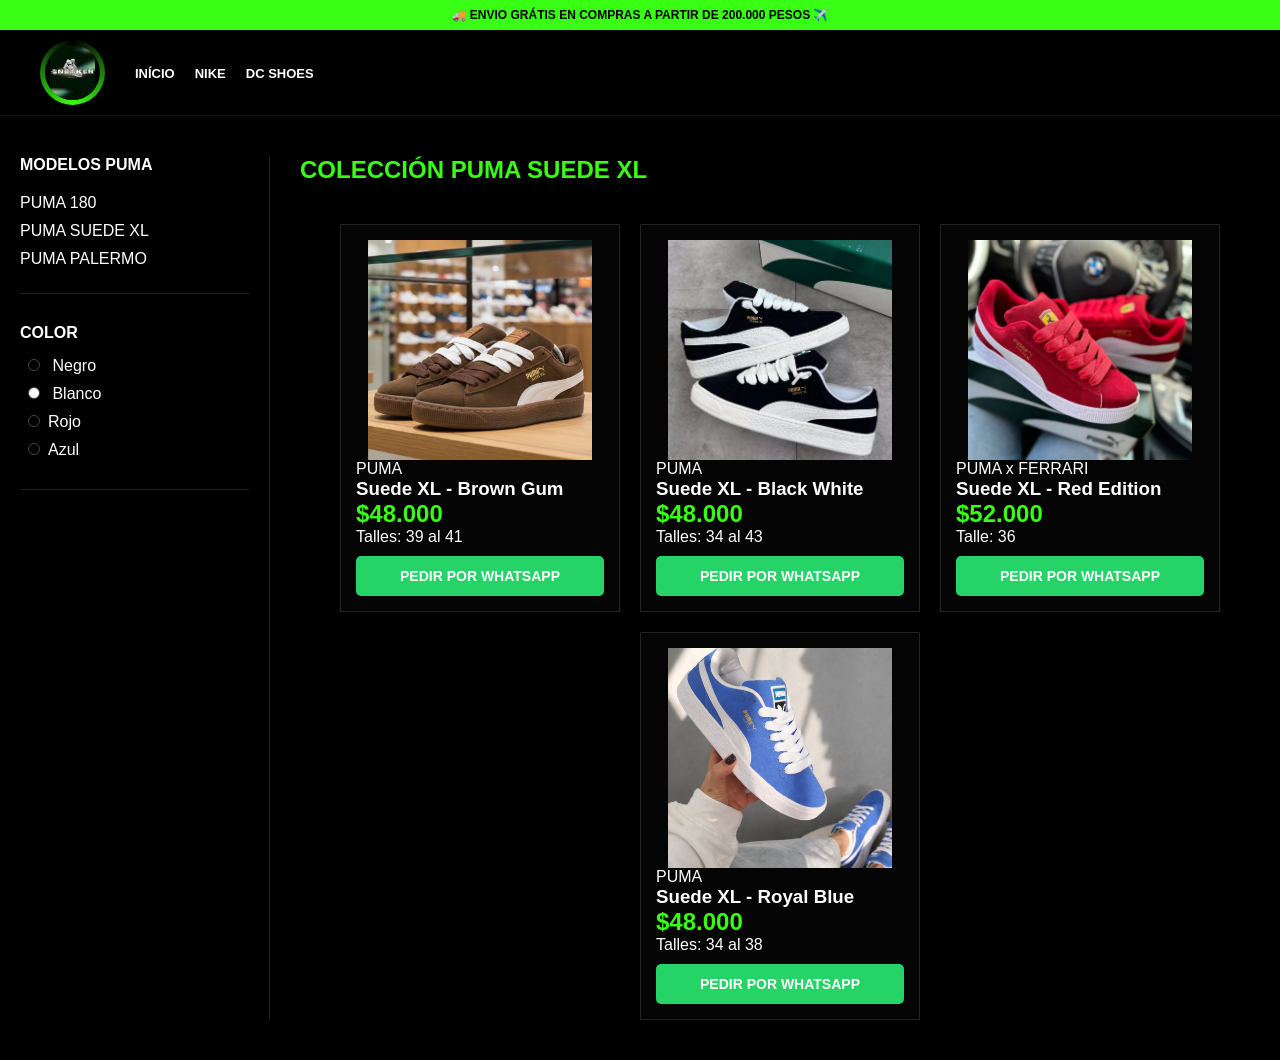
<file: PUMA-SUEDE-XL.html>
<!DOCTYPE html>
<html lang="es">
<head>
    <meta charset="UTF-8">
    <meta name="viewport" content="width=device-width, initial-scale=1.0">
    <title>Puma Suede XL | SNEAKER POSADAS</title>
    <link rel="stylesheet" href="style.css">
</head>
<body>
    <div class="shipping-bar">
        🚚 ENVIO GRÁTIS EN COMPRAS A PARTIR DE 200.000 PESOS ✈️
    </div>

    <nav class="navbar">
        <div class="nav-main-content">
            <div class="logo-glow-wrapper">
                <div class="glow-ring"></div>
                <img src="logosneakerposadas.png" class="logo-static" alt="Logo">
            </div>
            <ul class="nav-menu">
                <li><a href="index.html">Início</a></li>
                <li><a href="index.html#seccion-nike">Nike</a></li>
                <li><a href="dc-shoes.html">DC Shoes</a></li>
            </ul>
        </div>
    </nav>

    <main class="category-layout-main">
        
        <aside class="sidebar-filters">
            <div class="filter-group">
                <h3>MODELOS PUMA</h3>
                <ul class="cat-list">
    <li><a href="pumas-180.html">PUMA 180</a></li> <li><a href="puma-suede-XL.html" class="active">PUMA SUEDE XL</a></li>
    <li><a href="#">PUMA PALERMO</a></li>
            </ul>
            </div>

            <div class="filter-group">
                <h3>COLOR</h3>
                <label><span class="circle black"></span> Negro</label>
                <label><span class="circle white"></span> Blanco</label>
                 <label><span class="circle red"></span>Rojo</label>
                  <label><span class="circle blue"></span>Azul</label>
            </div>
        </aside>

        <section class="products-content">
            <h2 class="titulo-seccion-verde">COLECCIÓN PUMA SUEDE XL</h2>
            
            <div class="products-grid-compact"> 
                
                <div class="card-mini">
                    <div class="card-img-box">
                        <img src="WhatsApp Image 2026-04-23 at 11.37.02 PM (1).jpeg" alt="Puma Brown" class="img-front">
                    </div>
                    <div class="card-info">
                        <span class="cat">PUMA</span>
                        <h3>Suede XL - Brown Gum</h3>
                        <div class="price-box"><span class="p-new">$48.000</span></div>
                        <p class="talles">Talles: 39 al 41</p>
                        <a href="https://wa.link/z6id75" target="_blank" class="btn-comprar-wa">PEDIR POR WHATSAPP</a>
                    </div>
                </div>

                <div class="card-mini">
                    <div class="card-img-box">
                        <img src="WhatsApp Image 2026-04-23 at 11.36.27 PM (3).jpeg" alt="Puma Black" class="img-front">
                    </div>
                    <div class="card-info">
                        <span class="cat">PUMA</span>
                        <h3>Suede XL - Black White</h3>
                        <div class="price-box"><span class="p-new">$48.000</span></div>
                        <p class="talles">Talles: 34 al 43</p>
                        <a href="https://wa.link/z6id75" target="_blank" class="btn-comprar-wa">PEDIR POR WHATSAPP</a>
                    </div>
                </div>

                <div class="card-mini">
                    <div class="card-img-box">
                        <img src="WhatsApp Image 2026-04-23 at 11.36.28 PM.jpeg" alt="Puma Ferrari" class="img-front">
                    </div>
                    <div class="card-info">
                        <span class="cat">PUMA x FERRARI</span>
                        <h3>Suede XL - Red Edition</h3>
                        <div class="price-box"><span class="p-new">$52.000</span></div>
                        <p class="talles">Talle: 36</p>
                        <a href="https://wa.link/z6id75" target="_blank" class="btn-comprar-wa">PEDIR POR WHATSAPP</a>
                    </div>
                </div>

                <div class="card-mini">
                    <div class="card-img-box">
                        <img src="WhatsApp Image 2026-04-23 at 11.36.28 PM (1).jpeg" alt="Puma Blue" class="img-front">
                    </div>
                    <div class="card-info">
                        <span class="cat">PUMA</span>
                        <h3>Suede XL - Royal Blue</h3>
                        <div class="price-box"><span class="p-new">$48.000</span></div>
                        <p class="talles">Talles: 34 al 38</p>
                        <a href="https://wa.link/z6id75" target="_blank" class="btn-comprar-wa">PEDIR POR WHATSAPP</a>
                    </div>
                </div>

            </div>
        </section>
    </main>

    <style>
        /* Ajuste para que se vea bien en celulares */
        @media (max-width: 768px) {
            .category-layout-main {
                flex-direction: column;
                padding: 10px;
            }
            .sidebar-filters {
                width: 100%;
                border-right: none;
                border-bottom: 1px solid #222;
                margin-bottom: 20px;
                padding-bottom: 20px;
            }
            .products-grid-compact {
                justify-content: center;
                gap: 15px;
            }
            .card-mini {
                width: 100%; /* En el celu ocupan el ancho completo para que se vea la foto grande */
                max-width: 320px;
            }
        }

        .btn-comprar-wa {
            display: block;
            background: #25d366;
            color: white !important;
            text-align: center;
            padding: 12px;
            margin-top: 10px;
            font-weight: bold;
            border-radius: 5px;
            text-decoration: none;
            font-size: 14px;
        }
    </style>
</body>
</html>
</file>
<file: style.css>
/* --- VARIABLES Y BASES --- */
:root {
    --verde: #39FF14;
    --negro: #000;
}

* { margin: 0; padding: 0; box-sizing: border-box; }
body { 
    background: var(--negro); 
    color: white; 
    font-family: 'Arial', sans-serif; 
    overflow-x: hidden; 
}

/* --- BARRA DE ENVÍO --- */
.shipping-bar {
    background: var(--verde);
    color: #000;
    text-align: center;
    padding: 8px;
    font-weight: bold;
    font-size: 12px;
    text-transform: uppercase;
}

/* --- NAVBAR (ICONOS A LA DERECHA) --- */
.navbar {
    display: flex;
    justify-content: space-between;
    align-items: center;
    padding: 10px 40px; 
    background: #000;
    border-bottom: 1px solid #111;
    position: sticky;
    top: 0;
    z-index: 1000;
    width: 100%;
}

.nav-main-content {
    display: flex;
    align-items: center;
    gap: 30px;
    flex: 1;
}

/* Logo LED */
.logo-glow-wrapper {
    position: relative;
    width: 65px;
    height: 65px;
    border-radius: 50%;
    display: flex;
    align-items: center;
    justify-content: center;
    overflow: hidden;
}

.glow-ring {
    position: absolute;
    width: 150%;
    height: 150%;
    background: conic-gradient(from 0deg, transparent, var(--verde), transparent);
    animation: spin 2s linear infinite;
}

@keyframes spin { from {transform: rotate(0deg);} to {transform: rotate(360deg);} }

.logo-static {
    width: 85%;
    height: 85%;
    border-radius: 50%;
    background: #000;
    z-index: 2;
    object-fit: contain;
}

/* Menú Navegación */
.nav-menu { display: flex; list-style: none; gap: 20px; }
.nav-menu a {
    color: white !important;
    text-decoration: none;
    font-size: 13px;
    font-weight: bold;
    text-transform: uppercase;
}
.nav-menu a:hover { color: var(--verde) !important; }

/* --- REPARACIÓN DE MENÚS DESPLEGABLES (ZAPATILLAS/REMERAS) --- */
.nav-menu li.dropdown { position: relative; }
.dropdown-brands {
    display: none;
    position: absolute;
    top: 100%;
    left: 0;
    background-color: #050505;
    min-width: 180px;
    list-style: none;
    border: 1px solid #111;
    border-top: 2px solid var(--verde);
    padding: 10px 0;
    z-index: 1100;
}
.nav-menu li.dropdown:hover .dropdown-brands { display: flex; flex-direction: column; }
.dropdown-brands li a { padding: 12px 20px; color: #ccc !important; text-transform: uppercase; font-size: 13px; }
.dropdown-brands li a:hover { background-color: #111; color: var(--verde) !important; }

/* --- BUSCADOR --- */
.search-container { margin-left: 20px; }
.search-box {
    display: flex;
    align-items: center;
    border: 1px solid #333;
    padding: 6px 15px;
    border-radius: 20px;
    width: 250px;
    background: #0a0a0a;
}
.search-box input {
    background: transparent;
    border: none;
    color: white;
    outline: none;
    width: 100%;
}

/* Iconos Derecha */
.nav-right-icons { 
    display: flex; 
    align-items: center; 
    gap: 25px; 
}
.icon-neon {
    width: 28px;
    filter: invert(48%) sepia(79%) saturate(2476%) hue-rotate(86deg) brightness(118%) contrast(119%);
}

/* --- REPARACIÓN MENÚ USUARIO (REGISTRAR/INICIAR) --- */
.user-menu { position: relative; display: inline-block; }
.icon-user { width: 35px; cursor: pointer; display: block; }
.dropdown-content {
    display: none;
    position: absolute;
    right: 0;
    top: 100%;
    background-color: #050505;
    min-width: 160px;
    border: 1px solid var(--verde);
    z-index: 1001;
    border-radius: 4px;
}
.user-menu:hover .dropdown-content { display: block; }
.dropdown-content a { color: white !important; padding: 12px 16px; display: block; font-size: 12px; }

/* --- BLOQUEO DE COLOR VIOLETA --- */
a, a:visited, h3, .brand-item p {
    color: white !important;
    text-decoration: none !important;
}

/* --- SECCIÓN MARCAS --- */
.brands-section { padding: 40px 0; text-align: center; }
.titulo-seccion-verde { color: var(--verde) !important; font-size: 1.5rem; font-weight: 900; margin-bottom: 30px; text-transform: uppercase; }
.brands-container { display: flex; justify-content: center; gap: 50px; align-items: center; }
.brand-item { cursor: pointer; text-decoration: none; }
.brand-img { height: 45px; filter: brightness(0); transition: 0.3s; }
.brand-item:hover .brand-img { filter: none; }

/* --- VIDEO --- */
.hero-video { width: 100%; height: 75vh; background: #000; }
.hero-video iframe { width: 100%; height: 100%; border: none; }

/* --- PRODUCTOS Y PRECIOS --- */
.offers-section { padding: 60px 0; text-align: center; }
.oferta-verde { color: var(--verde) !important; font-weight: 900; font-size: 2.2rem; }
.products-grid-compact { display: flex; justify-content: center; gap: 20px; flex-wrap: wrap; margin-top: 40px; }
.card-mini { width: 280px; background: #050505; border: 1px solid #222; padding: 15px; position: relative; transition: 0.3s; }
.card-mini:hover { border-color: var(--verde); }
.p-new { color: var(--verde) !important; font-size: 24px; font-weight: bold; display: block; }
.p-old { color: #888 !important; text-decoration: line-through !important; font-size: 16px; margin-right: 10px; }
.p-perc { color: var(--verde) !important; font-weight: bold; font-size: 16px; }

.card-img-box { position: relative; height: 220px; overflow: hidden; display: flex; justify-content: center; align-items: center; }
.img-front, .img-back { max-width: 90%; position: absolute; transition: 0.5s; }
.img-back { opacity: 0; }
.card-mini:hover .img-front { opacity: 0; }
.card-mini:hover .img-back { opacity: 1; }

/* --- EFECTO GUSANO --- */
.border-gusano { position: fixed; inset: 0; pointer-events: none; z-index: 9999; overflow: hidden; }
.border-gusano span { position: absolute; display: block; box-shadow: 0 0 10px var(--verde); }
.border-gusano span:nth-child(1) { top: 0; left: -100%; width: 100%; height: 3px; background: linear-gradient(90deg, transparent, var(--verde)); animation: move1 2s linear infinite; }
.border-gusano span:nth-child(2) { top: -100%; right: 0; width: 3px; height: 100%; background: linear-gradient(180deg, transparent, var(--verde)); animation: move2 2s linear infinite; animation-delay: 0.5s; }
.border-gusano span:nth-child(3) { bottom: 0; right: -100%; width: 100%; height: 3px; background: linear-gradient(270deg, transparent, var(--verde)); animation: move3 2s linear infinite; animation-delay: 1s; }
.border-gusano span:nth-child(4) { bottom: -100%; left: 0; width: 3px; height: 100%; background: linear-gradient(360deg, transparent, var(--verde)); animation: move4 2s linear infinite; animation-delay: 1.5s; }
@keyframes move1 { 0% { left: -100%; } 50%, 100% { left: 100%; } }
@keyframes move2 { 0% { top: -100%; } 50%, 100% { top: 100%; } }
@keyframes move3 { 0% { right: -100%; } 50%, 100% { right: 100%; } }
@keyframes move4 { 0% { bottom: -100%; } 50%, 100% { bottom: 100%; } }

.whatsapp-btn { position: fixed; bottom: 20px; right: 20px; width: 50px; z-index: 1000; }
/* Contenedor de la marca que tiene modelos */
.has-submenu {
    position: relative;
}

/* El menú de modelos (Vapor Max, Campus, etc.) */
.submenu-models {
    display: none; /* Empieza oculto */
    position: absolute;
    top: 0;
    left: 100%; /* Aparece justo a la derecha de la marca */
    background-color: #050505;
    min-width: 180px;
    list-style: none;
    border: 1px solid #111;
    border-left: 2px solid var(--verde); /* Detalle en verde para separar */
    padding: 10px 0;
    z-index: 1200;
}

/* Mostrar cuando el mouse está arriba de la marca */
.has-submenu:hover > .submenu-models {
    display: block;
}

/* Flechita al costado del nombre de la marca */
.arrow {
    float: right;
    font-size: 18px;
    line-height: 1;
    margin-left: 10px;
    color: var(--verde);
}

/* Estilo de los links de modelos */
.submenu-models li a {
    padding: 10px 20px !important;
    font-size: 12px !important;
    white-space: nowrap; /* Evita que el texto se parta en dos líneas */
}

.submenu-models li a:hover {
    background-color: #111;
    color: var(--verde) !important;
}
/* --- LIMPIEZA FINAL DE CUADRADO NEGRO --- */
.dropdown-brands li a:hover, 
.submenu-models li a:hover,
.dropdown-content a:hover {
    background-color: transparent !important; 
    color: var(--verde) !important;
}
.category-container {
    display: flex;
    padding: 40px;
    gap: 30px;
    background: #000;
}

.sidebar-filters {
    width: 250px;
    border-right: 1px solid #222;
    padding-right: 20px;
}

.filter-group h3 {
    color: var(--verde);
    margin-bottom: 15px;
    font-size: 18px;
    text-transform: uppercase;
}

.filter-group label {
    display: block;
    margin-bottom: 10px;
    cursor: pointer;
}

.tallas-grid {
    display: grid;
    grid-template-columns: repeat(3, 1fr);
    gap: 10px;
}

.talla-btn {
    background: transparent;
    border: 1px solid #333;
    color: white;
    padding: 8px;
    cursor: pointer;
    transition: 0.3s;
}

.talla-btn:hover {
    border-color: var(--verde);
    color: var(--verde);
}

.breadcrumbs {
    font-size: 12px;
    color: #888;
    margin-bottom: 20px;
}
.category-layout-main {
    display: flex;
    max-width: 1400px;
    margin: 40px auto;
    padding: 0 20px;
    gap: 30px;
}

.sidebar-filters {
    width: 250px;
    flex-shrink: 0;
}

.filter-group {
    margin-bottom: 30px;
    border-bottom: 1px solid #222;
    padding-bottom: 20px;
}

.filter-group h3 {
    color: white;
    font-size: 16px;
    margin-bottom: 15px;
    text-transform: uppercase;
}

.cat-list {
    list-style: none;
    padding: 0;
}

.cat-list li a {
    color: #888;
    text-decoration: none;
    display: block;
    padding: 5px 0;
    transition: 0.3s;
}

.cat-list li a:hover, .cat-list li a.active {
    color: var(--verde);
}

.circle {
    display: inline-block;
    width: 12px;
    height: 12px;
    border-radius: 50%;
    margin: 0 8px;
    border: 1px solid #444;
}
.black { background: black; }
.white { background: white; }
.grey { background: grey; }
/* Estilo para las imágenes de las zapatillas */
.contenedor-imagen {
    width: 100%;
    height: 320px; /* Altura generosa para que no se vea apretado */
    background: #0a0a0a;
    display: flex;
    align-items: center;
    justify-content: center;
    overflow: hidden;
    border-radius: 8px;
}

.contenedor-imagen img {
    max-width: 90%;
    max-height: 90%;
    object-fit: contain; /* Esto evita que la zapatilla se estire o se corte */
}

/* Grilla de solo dos productos */
.grilla-nike {
    display: grid;
    grid-template-columns: 1fr 1fr; /* Dos columnas iguales */
    gap: 40px;
    margin-top: 30px;
}

/* Etiquetas de oferta */
.etiqueta-oferta {
    background: #00ff00;
    color: black;
    padding: 5px 12px;
    font-weight: bold;
    font-size: 12px;
    position: absolute;
    top: 10px;
    left: 10px;
    z-index: 5;
}

/* --- AJUSTES MÓVILES (NUEVO) --- */
@media (max-width: 768px) {
    /* Navbar móvil */
    .navbar {
        padding: 10px 15px;
    }
    .nav-main-content {
        gap: 15px;
    }
    .logo-glow-wrapper {
        width: 50px;
        height: 50px;
    }
    .nav-menu, .search-container {
        display: none; /* Oculta menú y buscador para que no se amontone */
    }
    
    /* Layout de Catálogo */
    .category-layout-main {
        flex-direction: column;
        margin: 20px auto;
    }
    .sidebar-filters {
        width: 100%;
        border-right: none;
        border-bottom: 1px solid #222;
        padding-right: 0;
        margin-bottom: 20px;
    }
    .grilla-nike {
        grid-template-columns: 1fr; /* Una zapatilla por fila */
        gap: 20px;
    }
    
    /* Grid de marcas y productos en Home */
    .brands-container {
        gap: 20px;
        flex-wrap: wrap;
    }
    .brand-img {
        height: 30px;
    }
    .hero-video {
        height: 40vh;
    }
    .card-mini {
        width: 100%; /* Tarjetas de oferta ocupan todo el ancho */
    }
}
</file>
